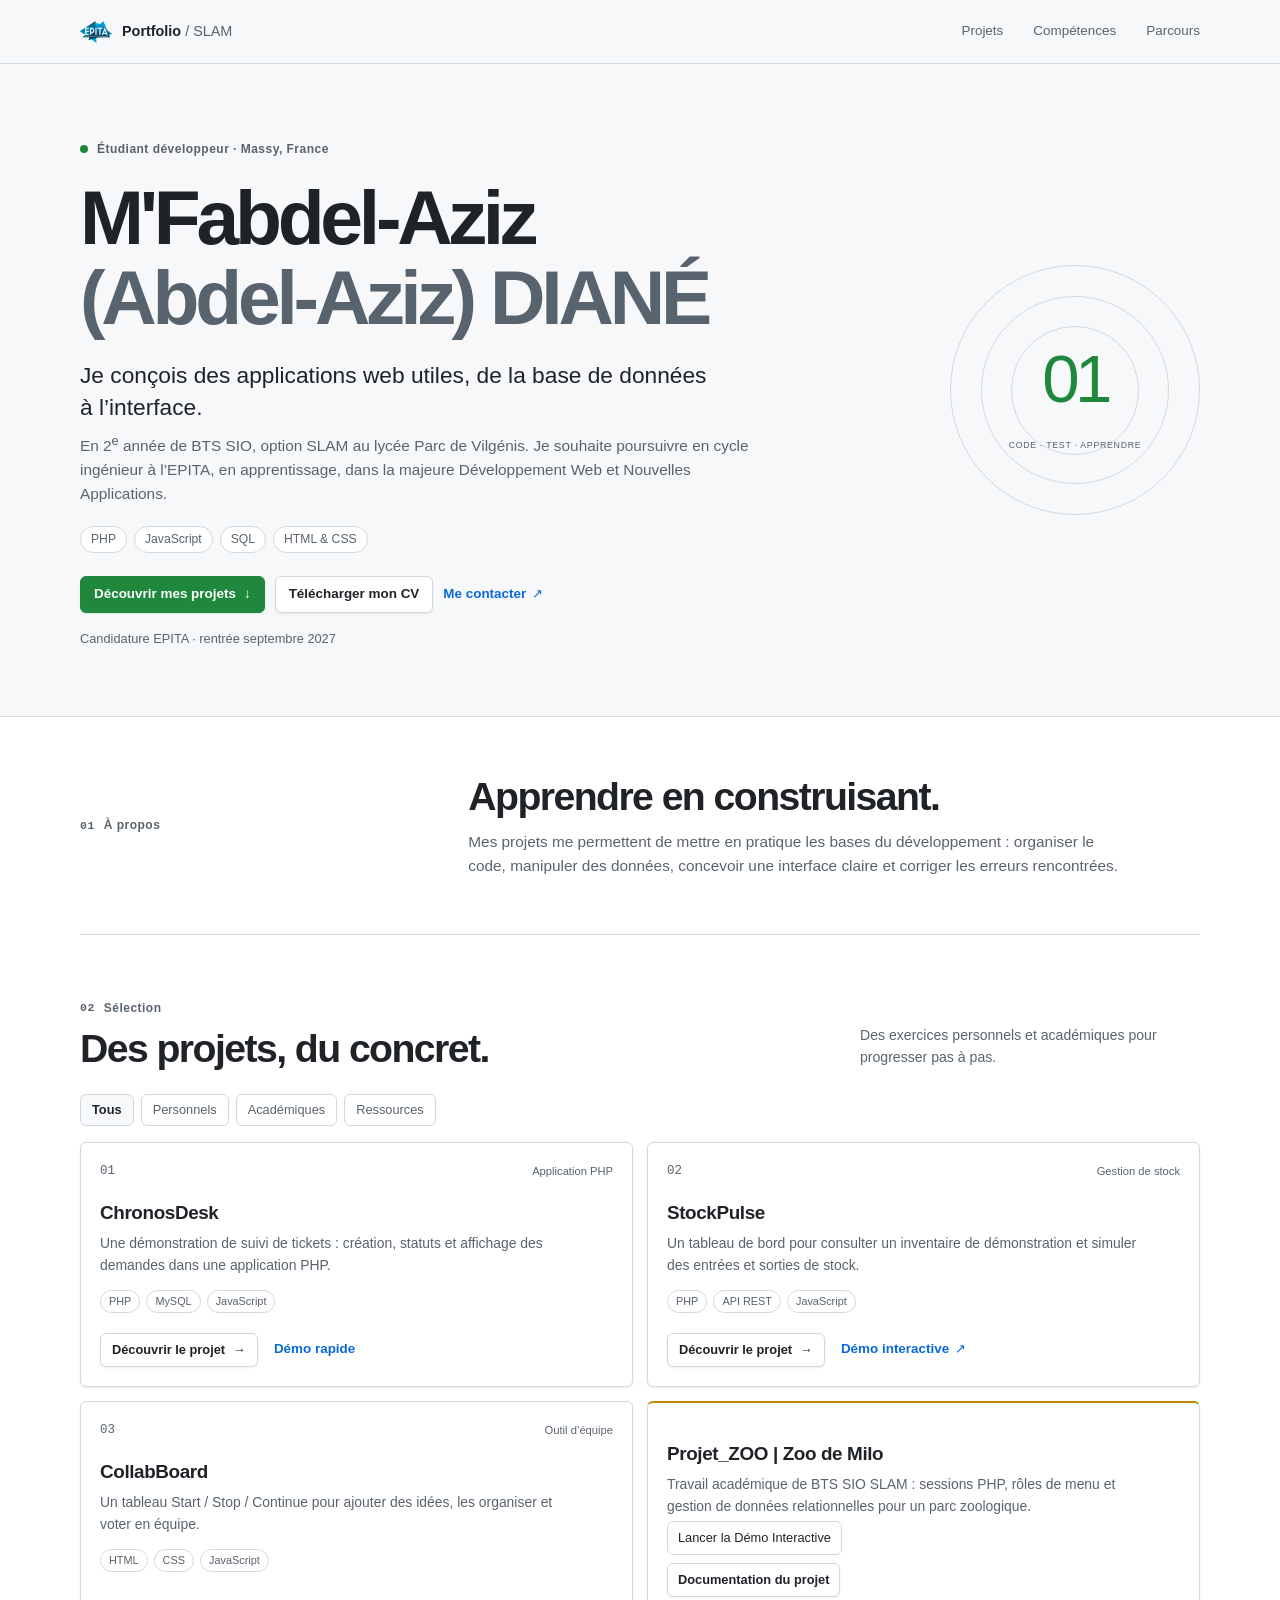
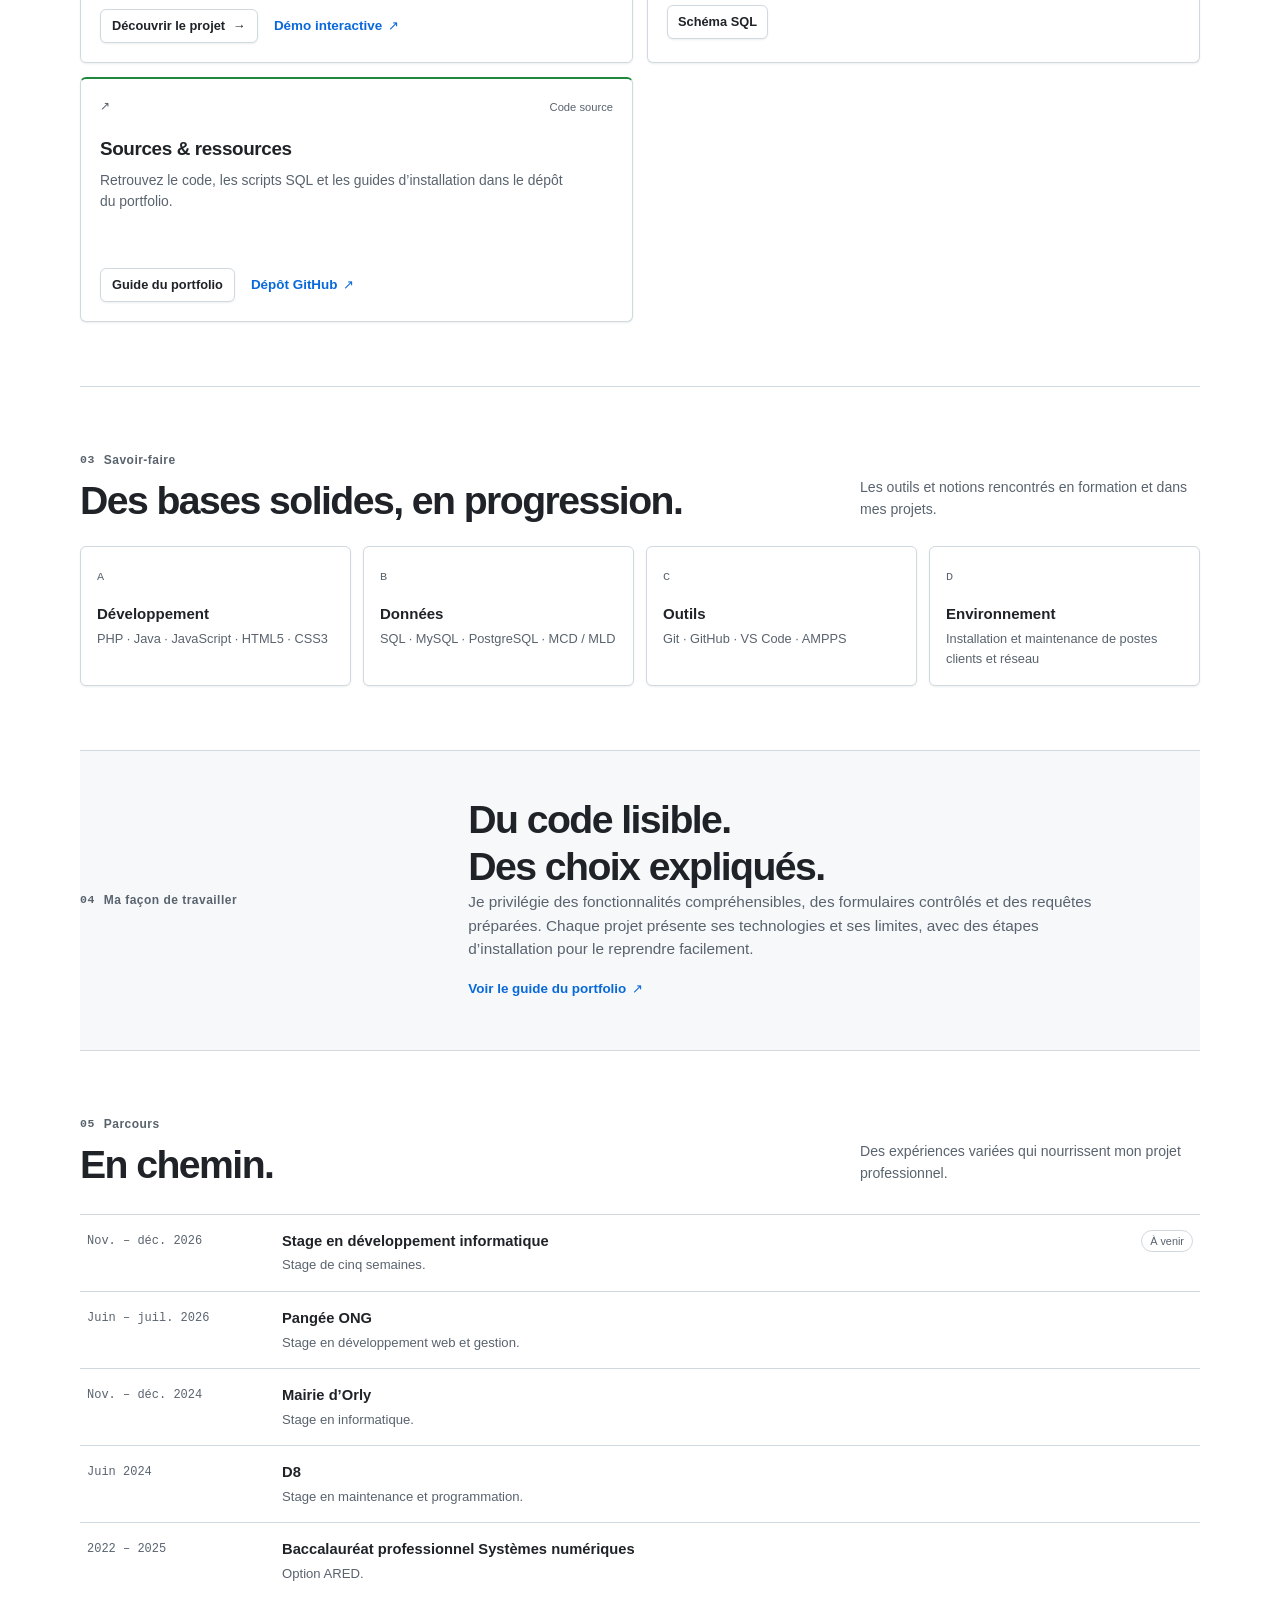
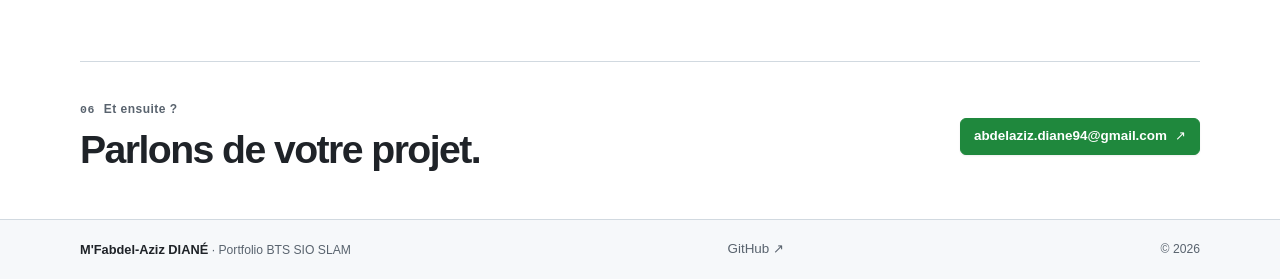
<file: index.html>
<!DOCTYPE html>
<html lang="fr">
<head>
    <meta charset="utf-8">
    <meta name="viewport" content="width=device-width, initial-scale=1">
    <meta name="theme-color" content="#08111f">
    <meta name="description" content="Portfolio de M'Fabdel-Aziz DIANÉ, étudiant en BTS SIO SLAM : projets web, compétences et parcours.">
    <title>M'Fabdel-Aziz DIANÉ — Portfolio développeur</title>
    <link rel="icon" href="./epita_logo.png">
    <link rel="stylesheet" href="assets/css/style.css">
    <script src="assets/js/main.js" defer></script>
</head>
<body>
    <a class="skip-link" href="#main-content">Aller au contenu</a>
    <nav class="site-nav" aria-label="Navigation principale">
        <a href="#home" class="brand"><img src="./epita_logo.png" alt=""><span>Portfolio<span class="brand-mark"> / SLAM</span></span></a>
        <div class="nav-links">
            <a href="#projects">Projets</a>
            <a href="#skills">Compétences</a>
            <a href="#journey">Parcours</a>
        </div>
    </nav>

    <header class="hero" id="home">
        <div class="hero-inner">
            <p class="eyebrow"><span class="status-dot" aria-hidden="true"></span> Étudiant développeur · Massy, France</p>
            <h1>M'Fabdel-Aziz<br><span>(Abdel-Aziz) DIANÉ</span></h1>
            <p class="hero-lead">Je conçois des applications web utiles, de la base de données à l’interface.</p>
            <p class="hero-detail">En 2<sup>e</sup> année de BTS SIO, option SLAM au lycée Parc de Vilgénis. Je souhaite poursuivre en cycle ingénieur à l’EPITA, en apprentissage, dans la majeure Développement Web et Nouvelles Applications.</p>
            <div class="hero-tags" aria-label="Technologies principales">
                <span>PHP</span><span>JavaScript</span><span>SQL</span><span>HTML &amp; CSS</span>
            </div>
            <div class="action-buttons">
                <a class="button button-primary" href="#projects">Découvrir mes projets <span aria-hidden="true">↓</span></a>
                <a class="button button-quiet" href="./CV%20M%27Fabdel-Aziz%20DIAN%C3%89%20-%20Candidature%20EPITA.pdf" download>Télécharger mon CV</a>
                <a class="text-link" href="mailto:abdelaziz.diane94@gmail.com">Me contacter <span aria-hidden="true">↗</span></a>
            </div>
            <p class="hero-location">Candidature EPITA · rentrée septembre 2027</p>
        </div>
        <div class="hero-orbit" aria-hidden="true"><span>01</span><span>CODE · TEST · APPRENDRE</span></div>
    </header>

    <main id="main-content">
        <section class="intro section-shell" aria-labelledby="intro-title">
            <div class="section-kicker"><span>01</span> À propos</div>
            <div>
                <h2 id="intro-title">Apprendre en construisant.</h2>
                <p>Mes projets me permettent de mettre en pratique les bases du développement : organiser le code, manipuler des données, concevoir une interface claire et corriger les erreurs rencontrées.</p>
            </div>
        </section>

        <section class="projects section-shell" id="projects" aria-labelledby="projects-title">
            <div class="section-heading">
                <div>
                    <div class="section-kicker"><span>02</span> Sélection</div>
                    <h2 id="projects-title">Des projets, du concret.</h2>
                </div>
                <p>Des exercices personnels et académiques pour progresser pas à pas.</p>
            </div>
            <div class="project-filters" role="group" aria-label="Filtrer les réalisations">
                <button type="button" class="filter-button is-active" data-filter="all" aria-pressed="true">Tous</button>
                <button type="button" class="filter-button" data-filter="perso" aria-pressed="false">Personnels</button>
                <button type="button" class="filter-button" data-filter="academique" aria-pressed="false">Académiques</button>
                <button type="button" class="filter-button" data-filter="outils" aria-pressed="false">Ressources</button>
            </div>
            <div class="project-grid">
                <article class="project-card" data-category="perso">
                    <div class="project-topline"><span class="project-number">01</span><span class="project-type">Application PHP</span></div>
                    <h3>ChronosDesk</h3>
                    <p>Une démonstration de suivi de tickets : création, statuts et affichage des demandes dans une application PHP.</p>
                    <ul class="technology-list" aria-label="Technologies"><li>PHP</li><li>MySQL</li><li>JavaScript</li></ul>
                    <div class="project-links">
                        <a class="button button-small" href="projects/chronos-desk/presentation.html">Découvrir le projet <span aria-hidden="true">→</span></a>
                        <button type="button" class="text-link demo-link" data-demo="chronos-desk">Démo rapide</button>
                    </div>
                </article>
                <article class="project-card" data-category="perso">
                    <div class="project-topline"><span class="project-number">02</span><span class="project-type">Gestion de stock</span></div>
                    <h3>StockPulse</h3>
                    <p>Un tableau de bord pour consulter un inventaire de démonstration et simuler des entrées et sorties de stock.</p>
                    <ul class="technology-list" aria-label="Technologies"><li>PHP</li><li>API REST</li><li>JavaScript</li></ul>
                    <div class="project-links">
                        <a class="button button-small" href="projects/stock-pulse/presentation.html">Découvrir le projet <span aria-hidden="true">→</span></a>
                        <a class="text-link" href="projects/stock-pulse/client/index.html">Démo interactive <span aria-hidden="true">↗</span></a>
                    </div>
                </article>
                <article class="project-card" data-category="perso">
                    <div class="project-topline"><span class="project-number">03</span><span class="project-type">Outil d’équipe</span></div>
                    <h3>CollabBoard</h3>
                    <p>Un tableau Start / Stop / Continue pour ajouter des idées, les organiser et voter en équipe.</p>
                    <ul class="technology-list" aria-label="Technologies"><li>HTML</li><li>CSS</li><li>JavaScript</li></ul>
                    <div class="project-links">
                        <a class="button button-small" href="projects/collab-board/presentation.html">Découvrir le projet <span aria-hidden="true">→</span></a>
                        <a class="text-link" href="projects/collab-board/public/index.html">Démo interactive <span aria-hidden="true">↗</span></a>
                    </div>
                </article>
                <div class="project-card academic-project" data-category="academique">
                    <h3>Projet_ZOO | Zoo de Milo</h3>
                    <p>Travail académique de BTS SIO SLAM : sessions PHP, rôles de menu et gestion de données relationnelles pour un parc zoologique.</p>
                    <button type="button" data-demo="zoo">Lancer la Démo Interactive</button>
                    <a class="button" href="Projet_ZOO/README.md">Documentation du projet</a>
                    <a class="button" href="Projet_ZOO/gestionzoo.sql">Schéma SQL</a>
                </div>
                <article class="project-card resource-project" data-category="outils">
                    <div class="project-topline"><span class="project-number">↗</span><span class="project-type">Code source</span></div>
                    <h3>Sources &amp; ressources</h3>
                    <p>Retrouvez le code, les scripts SQL et les guides d’installation dans le dépôt du portfolio.</p>
                    <div class="project-links">
                        <a class="button button-small" href="README.md">Guide du portfolio</a>
                        <a class="text-link" href="https://github.com/abdelazizdiane94-hash/EPITA" target="_blank" rel="noopener noreferrer">Dépôt GitHub <span aria-hidden="true">↗</span></a>
                    </div>
                </article>
            </div>
        </section>

        <section class="skills section-shell" id="skills" aria-labelledby="skills-title">
            <div class="section-heading">
                <div>
                    <div class="section-kicker"><span>03</span> Savoir-faire</div>
                    <h2 id="skills-title">Des bases solides, en progression.</h2>
                </div>
                <p>Les outils et notions rencontrés en formation et dans mes projets.</p>
            </div>
            <div class="skill-grid">
                <article class="skill-card"><span class="skill-index">A</span><h3>Développement</h3><p>PHP · Java · JavaScript · HTML5 · CSS3</p></article>
                <article class="skill-card"><span class="skill-index">B</span><h3>Données</h3><p>SQL · MySQL · PostgreSQL · MCD / MLD</p></article>
                <article class="skill-card"><span class="skill-index">C</span><h3>Outils</h3><p>Git · GitHub · VS Code · AMPPS</p></article>
                <article class="skill-card"><span class="skill-index">D</span><h3>Environnement</h3><p>Installation et maintenance de postes clients et réseau</p></article>
            </div>
        </section>

        <section class="quality section-shell" aria-labelledby="quality-title">
            <div class="section-kicker"><span>04</span> Ma façon de travailler</div>
            <div class="quality-content">
                <h2 id="quality-title">Du code lisible.<br>Des choix expliqués.</h2>
                <p>Je privilégie des fonctionnalités compréhensibles, des formulaires contrôlés et des requêtes préparées. Chaque projet présente ses technologies et ses limites, avec des étapes d’installation pour le reprendre facilement.</p>
                <a class="text-link" href="README.md">Voir le guide du portfolio <span aria-hidden="true">↗</span></a>
            </div>
        </section>

        <section class="journey section-shell" id="journey" aria-labelledby="journey-title">
            <div class="section-heading">
                <div><div class="section-kicker"><span>05</span> Parcours</div><h2 id="journey-title">En chemin.</h2></div>
                <p>Des expériences variées qui nourrissent mon projet professionnel.</p>
            </div>
            <ol class="timeline">
                <li><span class="timeline-date">Nov. – déc. 2026</span><div><h3>Stage en développement informatique</h3><p>Stage de cinq semaines.</p></div><span class="timeline-status">À venir</span></li>
                <li><span class="timeline-date">Juin – juil. 2026</span><div><h3>Pangée ONG</h3><p>Stage en développement web et gestion.</p></div></li>
                <li><span class="timeline-date">Nov. – déc. 2024</span><div><h3>Mairie d’Orly</h3><p>Stage en informatique.</p></div></li>
                <li><span class="timeline-date">Juin 2024</span><div><h3>D8</h3><p>Stage en maintenance et programmation.</p></div></li>
                <li><span class="timeline-date">2022 – 2025</span><div><h3>Baccalauréat professionnel Systèmes numériques</h3><p>Option ARED.</p></div></li>
            </ol>
        </section>

        <section class="contact section-shell" aria-labelledby="contact-title">
            <div>
                <div class="section-kicker"><span>06</span> Et ensuite ?</div>
                <h2 id="contact-title">Parlons de votre projet.</h2>
            </div>
            <a class="button button-primary" href="mailto:abdelaziz.diane94@gmail.com">abdelaziz.diane94@gmail.com <span aria-hidden="true">↗</span></a>
        </section>
    </main>

    <footer class="site-footer">
        <a href="#home" class="footer-brand">M'Fabdel-Aziz DIANÉ <span>· Portfolio BTS SIO SLAM</span></a>
        <a href="https://github.com/abdelazizdiane94-hash" target="_blank" rel="noopener noreferrer">GitHub <span aria-hidden="true">↗</span></a>
        <p>&copy; <span id="current-year">2026</span></p>
    </footer>
</body>
</html>
</file>
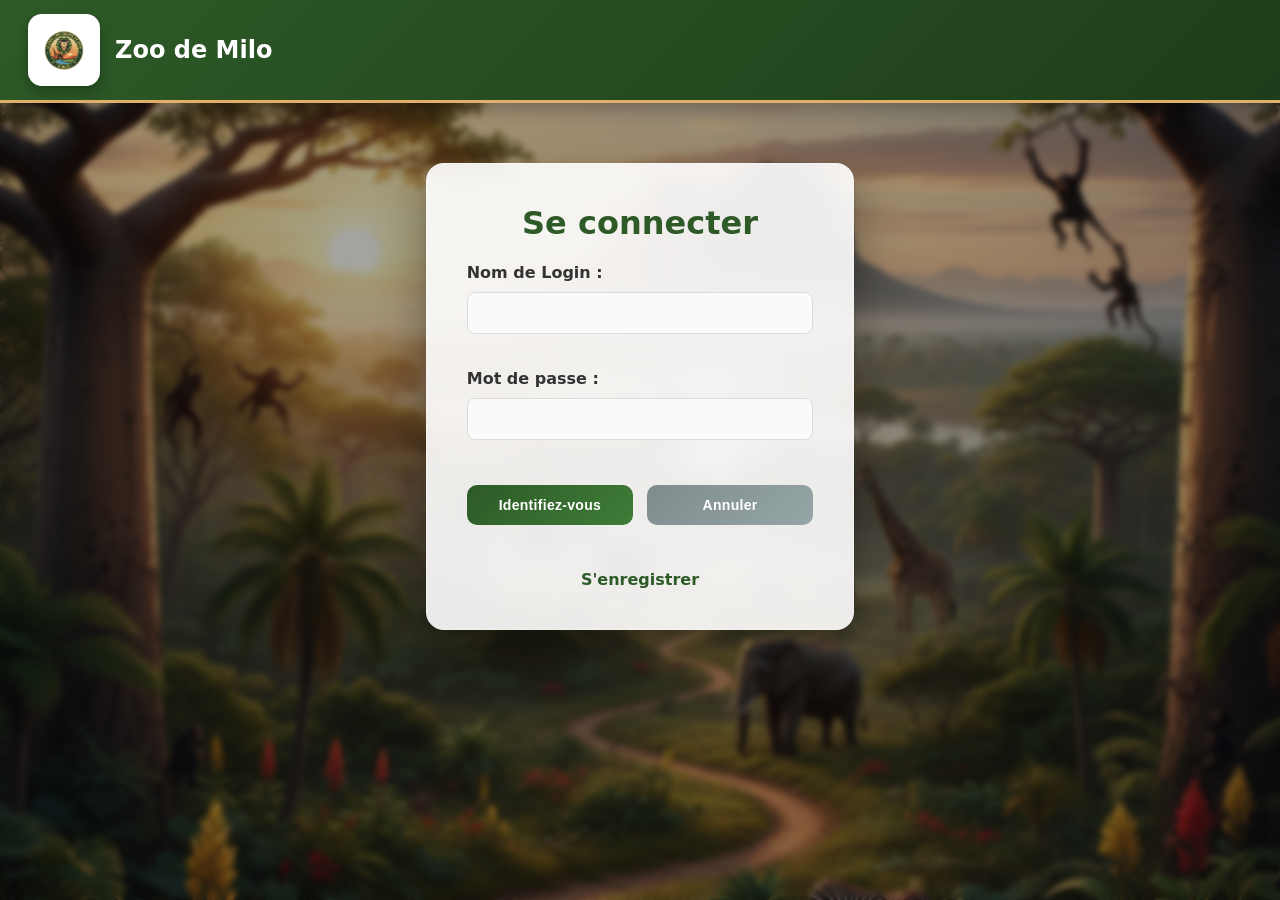
<file: Projet_ZOO/index.html>
<!DOCTYPE html>
<html lang="fr">
<head>
    <meta charset="UTF-8">
    <meta http-equiv="X-UA-Compatible" content="IE=edge">
    <meta name="viewport" content="width=device-width, initial-scale=1.0">
    <title>Connexion</title>
    
    <style>
        :root{
            --vert-milo:#2d5a27;
            --vert-milo-clair:#3f7d38;
            --ocre-sable:#e0b06b;
            --ocre-sable-clair:#f2c98a;
            --blanc-casse:#fdfaf6;
        }

        body{
            font-family:'Segoe UI',system-ui,sans-serif;
            background-image:url('image_zoo_de_milo.png');
            background-size:cover;
            background-position:center;
            background-attachment:fixed;
            margin:0;
            min-height:100vh;
            display:flex;
            flex-direction:column;
        }

        body::before{
            content:"";
            position:fixed;
            inset:0;
            background:rgba(0,0,0,0.35);
            backdrop-filter:blur(3px);
            z-index:-1;
        }

        header{
            background:linear-gradient(135deg,var(--vert-milo),#1e3d1a);
            padding:14px 28px;
            display:flex;
            align-items:center;
            gap:15px;
            border-bottom:3px solid var(--ocre-sable);
            box-shadow:0 6px 18px rgba(0,0,0,0.25);
        }

        .logo-header{
            width:60px;
            height:60px;
            border-radius:14px;
            background:white;
            padding:6px;
            box-shadow:0 6px 12px rgba(0,0,0,0.25);
            /* Ajout pour centrer parfaitement l'image si elle est petite */
            display: flex;
            justify-content: center;
            align-items: center;
            overflow: hidden; 
        }

        /* --- NOUVEAU : Style pour que le logo s'adapte parfaitement --- */
        .logo-header img {
            width: 100%;
            height: 100%;
            object-fit: contain; /* Empêche l'image de s'écraser, elle gardera ses proportions */
        }

        .container{
            max-width:520px;
            margin:60px auto;
            padding:40px;

            background:rgba(255,255,255,0.9);
            backdrop-filter:blur(10px);

            border-radius:18px;

            box-shadow:
                0 20px 50px rgba(0,0,0,0.35),
                0 5px 10px rgba(0,0,0,0.1);

            border:1px solid rgba(255,255,255,0.3);

            animation:fadeIn .6s ease;
        }

        @keyframes fadeIn{
            from{
                opacity:0;
                transform:translateY(20px);
            }
            to{
                opacity:1;
                transform:translateY(0);
            }
        }

        input,select{
            width:100%;
            padding:12px 14px;
            margin:10px 0 20px 0;

            border-radius:8px;
            border:1px solid #dcdcdc;

            background:#fafafa;

            font-size:14px;

            transition:
                border .25s,
                box-shadow .25s,
                background .25s;

            box-sizing:border-box;
        }

        input:focus,
        select:focus{
            outline:none;
            border-color:var(--vert-milo);
            background:white;

            box-shadow:
                0 0 0 3px rgba(45,90,39,0.15);
        }

        .btn{
            background:linear-gradient(135deg,var(--vert-milo),var(--vert-milo-clair));
            color:white;

            padding:12px;
            border:none;
            border-radius:10px;

            cursor:pointer;
            width:48%;

            font-weight:600;
            letter-spacing:.3px;

            transition:
                transform .15s,
                box-shadow .15s,
                background .3s;
        }

        .btn:hover{
            background:linear-gradient(135deg,var(--vert-milo-clair),var(--vert-milo));
            transform:translateY(-2px);

            box-shadow:0 8px 20px rgba(0,0,0,0.25);
        }

        .btn:active{
            transform:translateY(1px);
            box-shadow:0 3px 10px rgba(0,0,0,0.2);
        }

        h1,h2{
            margin-top:0;
            color:var(--vert-milo);
            text-align: center;
        }

        @media (max-width:600px){
            .container{
                margin:30px 20px;
                padding:30px;
            }

            .btn{
                width:100%;
                margin-top:8px;
            }
        }
        
        .form-group {
            margin-bottom: 15px;
            font-weight: bold;
            color: #333;
        }
        .button-group {
            display: flex;
            justify-content: space-between;
            flex-wrap: wrap;
            margin-top: 10px;
        }
        .link-container {
            text-align: center;
            margin-top: 25px;
        }
        .link-container a {
            color: var(--vert-milo);
            text-decoration: none;
            font-weight: bold;
        }
        .link-container a:hover {
            text-decoration: underline;
        }
    </style>
</head>
<body>
    
    <header>
        <div class="logo-header">
            <img src="zoo_de_milo.png" alt="Logo Zoo de Milo">
        </div>
        <h2 style="color: white; margin: 0;">Zoo de Milo</h2>
    </header>

    <div class="container">
        <form action="login.php" method="post">
            <h1>Se connecter</h1>
            
            <div class="form-group">
                <label for="login">Nom de Login :</label>
                <input type="text" id="login" name="login">
            </div>
            
            <div class="form-group">
                <label for="password">Mot de passe :</label>
                <input type="password" id="password" name="password">
            </div>
        
            <div class="button-group">
                <input type="submit" class="btn" value="Identifiez-vous">
                <input type="reset" class="btn" value="Annuler" style="background: linear-gradient(135deg, #7f8c8d, #95a5a6);">
            </div>
            
            <div class="link-container">
                <a href="enregistrer.html">S'enregistrer</a>
            </div>
            
        </form>
    </div>
    
</body>
</html>
</file>
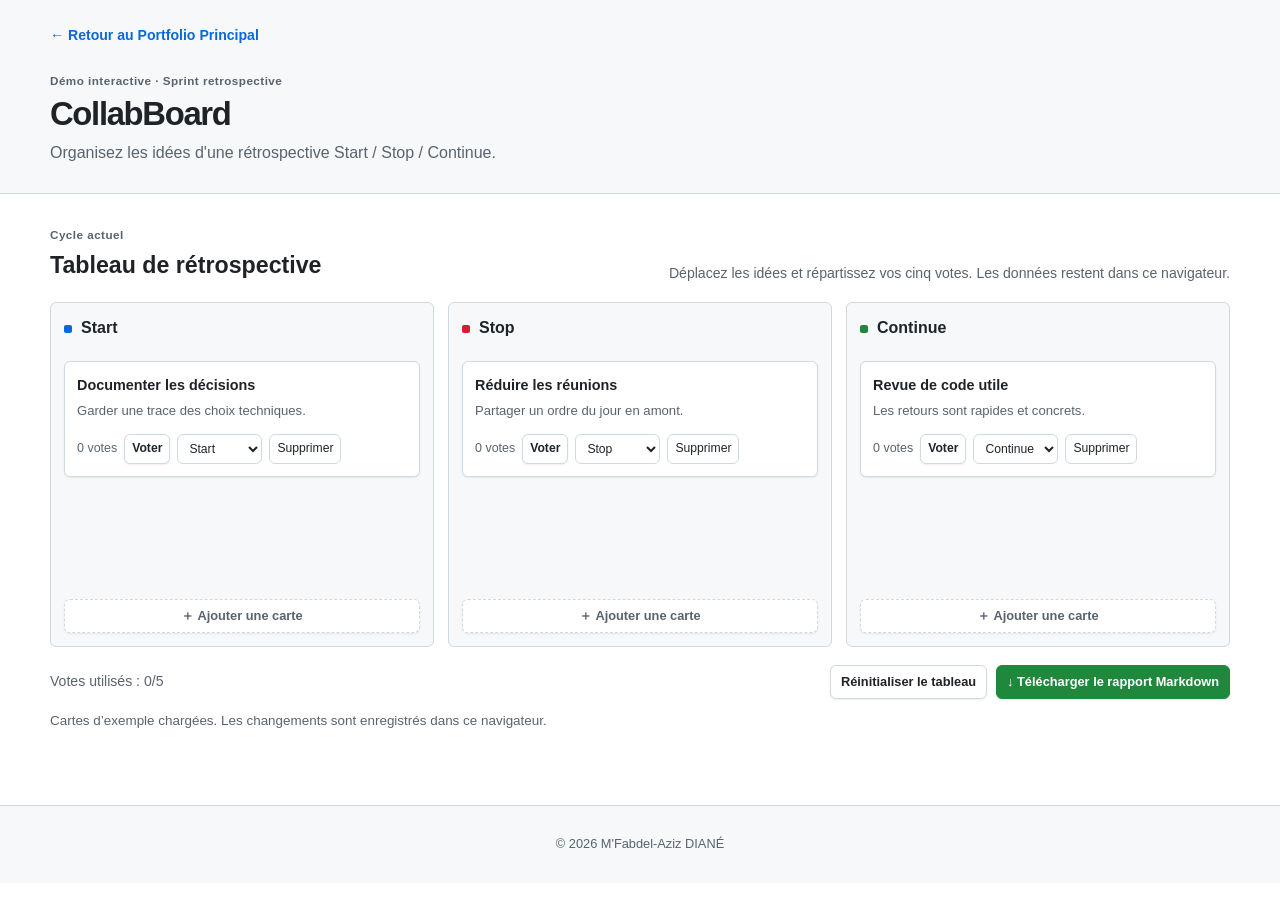
<file: projects/collab-board/public/index.html>
<!DOCTYPE html>
<html lang="fr">
<head>
    <meta charset="UTF-8">
    <meta name="viewport" content="width=device-width, initial-scale=1.0">
    <meta name="description" content="Démo locale d'un tableau de rétrospective Agile Start, Stop, Continue.">
    <title>CollabBoard — Rétrospective d’équipe</title>
    <link rel="stylesheet" href="board.css">
    <script src="board.js" defer></script>
</head>
<body>
    <header class="page-header">
        <div class="page-shell">
            <a class="back-link" href="../../../index.html">← Retour au Portfolio Principal</a>
            <p class="eyebrow">Démo interactive · Sprint retrospective</p>
            <h1>CollabBoard</h1>
            <p>Organisez les idées d'une rétrospective Start / Stop / Continue.</p>
        </div>
    </header>
    <main>
        <section id="board" class="page-shell">
            <div class="section-heading">
                <div><p class="eyebrow">Cycle actuel</p><h2>Tableau de rétrospective</h2></div>
                <p class="board-intro">Déplacez les idées et répartissez vos cinq votes. Les données restent dans ce navigateur.</p>
            </div>
            <div class="column" id="start-column" data-type="start">
                <h3><span class="column-mark start-mark"></span>Start</h3>
                <div class="card-container" data-type="start"></div>
                <button class="add-card" type="button" data-add-card="start" aria-expanded="false" aria-controls="add-form-start">＋ Ajouter une carte</button>
                <form class="add-card-form" id="add-form-start" data-card-form="start" hidden>
                    <label for="title-start">Idée</label><input id="title-start" name="title" maxlength="100" required>
                    <label for="description-start">Détail <span>(facultatif)</span></label><textarea id="description-start" name="description" maxlength="500" rows="3"></textarea>
                    <button class="button button-primary" type="submit">Ajouter l’idée</button>
                </form>
            </div>
            <div class="column" id="stop-column" data-type="stop">
                <h3><span class="column-mark stop-mark"></span>Stop</h3>
                <div class="card-container" data-type="stop"></div>
                <button class="add-card" type="button" data-add-card="stop" aria-expanded="false" aria-controls="add-form-stop">＋ Ajouter une carte</button>
                <form class="add-card-form" id="add-form-stop" data-card-form="stop" hidden>
                    <label for="title-stop">Idée</label><input id="title-stop" name="title" maxlength="100" required>
                    <label for="description-stop">Détail <span>(facultatif)</span></label><textarea id="description-stop" name="description" maxlength="500" rows="3"></textarea>
                    <button class="button button-primary" type="submit">Ajouter l’idée</button>
                </form>
            </div>
            <div class="column" id="continue-column" data-type="continue">
                <h3><span class="column-mark continue-mark"></span>Continue</h3>
                <div class="card-container" data-type="continue"></div>
                <button class="add-card" type="button" data-add-card="continue" aria-expanded="false" aria-controls="add-form-continue">＋ Ajouter une carte</button>
                <form class="add-card-form" id="add-form-continue" data-card-form="continue" hidden>
                    <label for="title-continue">Idée</label><input id="title-continue" name="title" maxlength="100" required>
                    <label for="description-continue">Détail <span>(facultatif)</span></label><textarea id="description-continue" name="description" maxlength="500" rows="3"></textarea>
                    <button class="button button-primary" type="submit">Ajouter l’idée</button>
                </form>
            </div>
        </section>
        <div class="page-shell board-actions">
            <p id="vote-status" class="status-line" role="status" aria-live="polite">Votes utilisés : 0/5</p>
            <div class="action-group">
                <button id="reset-board" class="button button-secondary" type="button">Réinitialiser le tableau</button>
                <button id="export-button" class="button button-primary" type="button">↓ Télécharger le rapport Markdown</button>
            </div>
        </div>
        <p id="board-status" class="page-shell storage-status" role="status" aria-live="polite"></p>
    </main>
    <footer class="site-footer">
        <p>&copy; <span id="current-year">2026</span> M'Fabdel-Aziz DIANÉ</p>
    </footer>
</body>
</html>
</file>
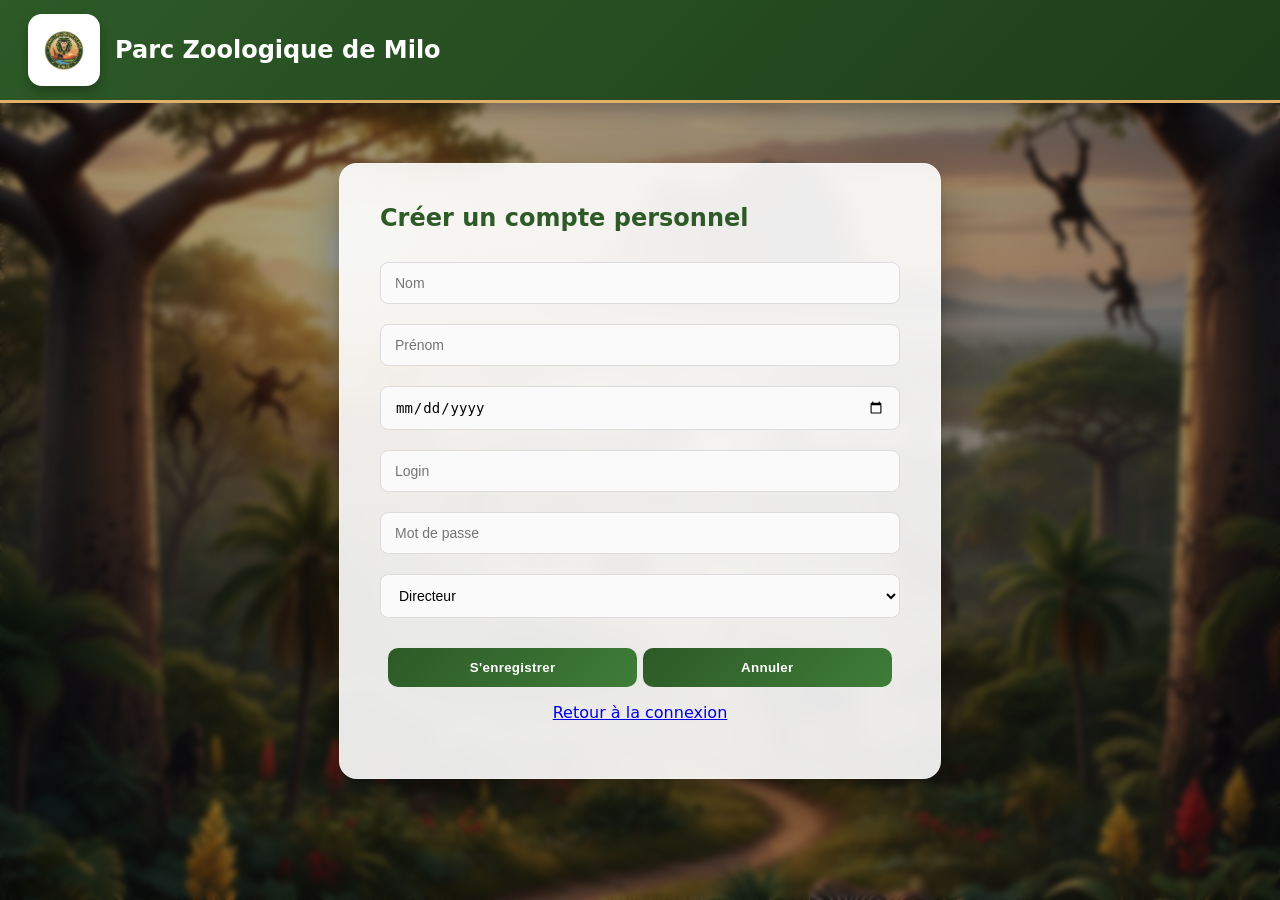
<file: Projet_ZOO/enregistrer.html>
<!DOCTYPE html>
<html lang="en">
<head>
    <meta charset="UTF-8">
    <title>Inscription - Parc Zoologique de Milo</title>
<style>

:root{
    --vert-milo:#2d5a27;
    --vert-milo-clair:#3f7d38;
    --ocre-sable:#e0b06b;
    --ocre-sable-clair:#f2c98a;
    --blanc-casse:#fdfaf6;
}


body{
    font-family:'Segoe UI',system-ui,sans-serif;
    background-image:url('image_zoo_de_milo.png');
    background-size:cover;
    background-position:center;
    background-attachment:fixed;
    margin:0;
    min-height:100vh;
    display:flex;
    flex-direction:column;
}


body::before{
    content:"";
    position:fixed;
    inset:0;
    background:rgba(0,0,0,0.35);
    backdrop-filter:blur(3px);
    z-index:-1;
}


header{
    background:linear-gradient(135deg,var(--vert-milo),#1e3d1a);
    padding:14px 28px;
    display:flex;
    align-items:center;
    gap:15px;
    border-bottom:3px solid var(--ocre-sable);
    box-shadow:0 6px 18px rgba(0,0,0,0.25);
}

.logo-header{
    width:60px;
    height:60px;
    border-radius:14px;
    background:white;
    padding:6px;
    box-shadow:0 6px 12px rgba(0,0,0,0.25);
}

.container{
    max-width:520px;
    margin:60px auto;
    padding:40px;

    background:rgba(255,255,255,0.9);
    backdrop-filter:blur(10px);

    border-radius:18px;

    box-shadow:
        0 20px 50px rgba(0,0,0,0.35),
        0 5px 10px rgba(0,0,0,0.1);

    border:1px solid rgba(255,255,255,0.3);

    animation:fadeIn .6s ease;
}

@keyframes fadeIn{
    from{
        opacity:0;
        transform:translateY(20px);
    }
    to{
        opacity:1;
        transform:translateY(0);
    }
}

input,select{
    width:100%;
    padding:12px 14px;
    margin:10px 0;

    border-radius:8px;
    border:1px solid #dcdcdc;

    background:#fafafa;

    font-size:14px;

    transition:
        border .25s,
        box-shadow .25s,
        background .25s;

    box-sizing:border-box;
}

input:focus,
select:focus{
    outline:none;
    border-color:var(--vert-milo);
    background:white;

    box-shadow:
        0 0 0 3px rgba(45,90,39,0.15);
}

.btn{
    background:linear-gradient(135deg,var(--vert-milo),var(--vert-milo-clair));
    color:white;

    padding:12px;
    border:none;
    border-radius:10px;

    cursor:pointer;
    width:48%;

    font-weight:600;
    letter-spacing:.3px;

    transition:
        transform .15s,
        box-shadow .15s,
        background .3s;
}

.btn:hover{
    background:linear-gradient(135deg,var(--vert-milo-clair),var(--vert-milo));
    transform:translateY(-2px);

    box-shadow:0 8px 20px rgba(0,0,0,0.25);
}

.btn:active{
    transform:translateY(1px);
    box-shadow:0 3px 10px rgba(0,0,0,0.2);
}

h1,h2{
    margin-top:0;
    color:var(--vert-milo);
}

@media (max-width:600px){

.container{
    margin:30px 20px;
    padding:30px;
}

.btn{
    width:100%;
    margin-top:8px;
}

}

</style>
</head>
<body>
    <header>
        <img src="zoo_de_milo.png" alt="Logo" class="logo-header">
        <h2 style="color: white; margin: 0;">Parc Zoologique de Milo</h2>
    </header>

    <div class="container">
        <h2>Créer un compte personnel</h2>
        <form action="enregistrer.php" method="post">
            <input type="text" name="nom" placeholder="Nom" required>
            <input type="text" name="prenom" placeholder="Prénom" required>
            <input type="date" name="date_naissance" required>
            <input type="text" name="login" placeholder="Login" required>
            <input type="password" name="mdp" placeholder="Mot de passe" required>
            <select name="fonction">
                <option value="Directeur">Directeur</option>
                <option value="Employé">Employé</option>
            </select>
            <div style="text-align: center; margin-top: 20px;">
                <button type="submit" class="btn">S'enregistrer</button>
                <button type="reset" class="btn" style="background-color: #a0522d;">Annuler</button>
            </div>
            <p style="text-align: center;"><a href="index.php">Retour à la connexion</a></p>
        </form>
    </div>
</body>
</html>
</file>
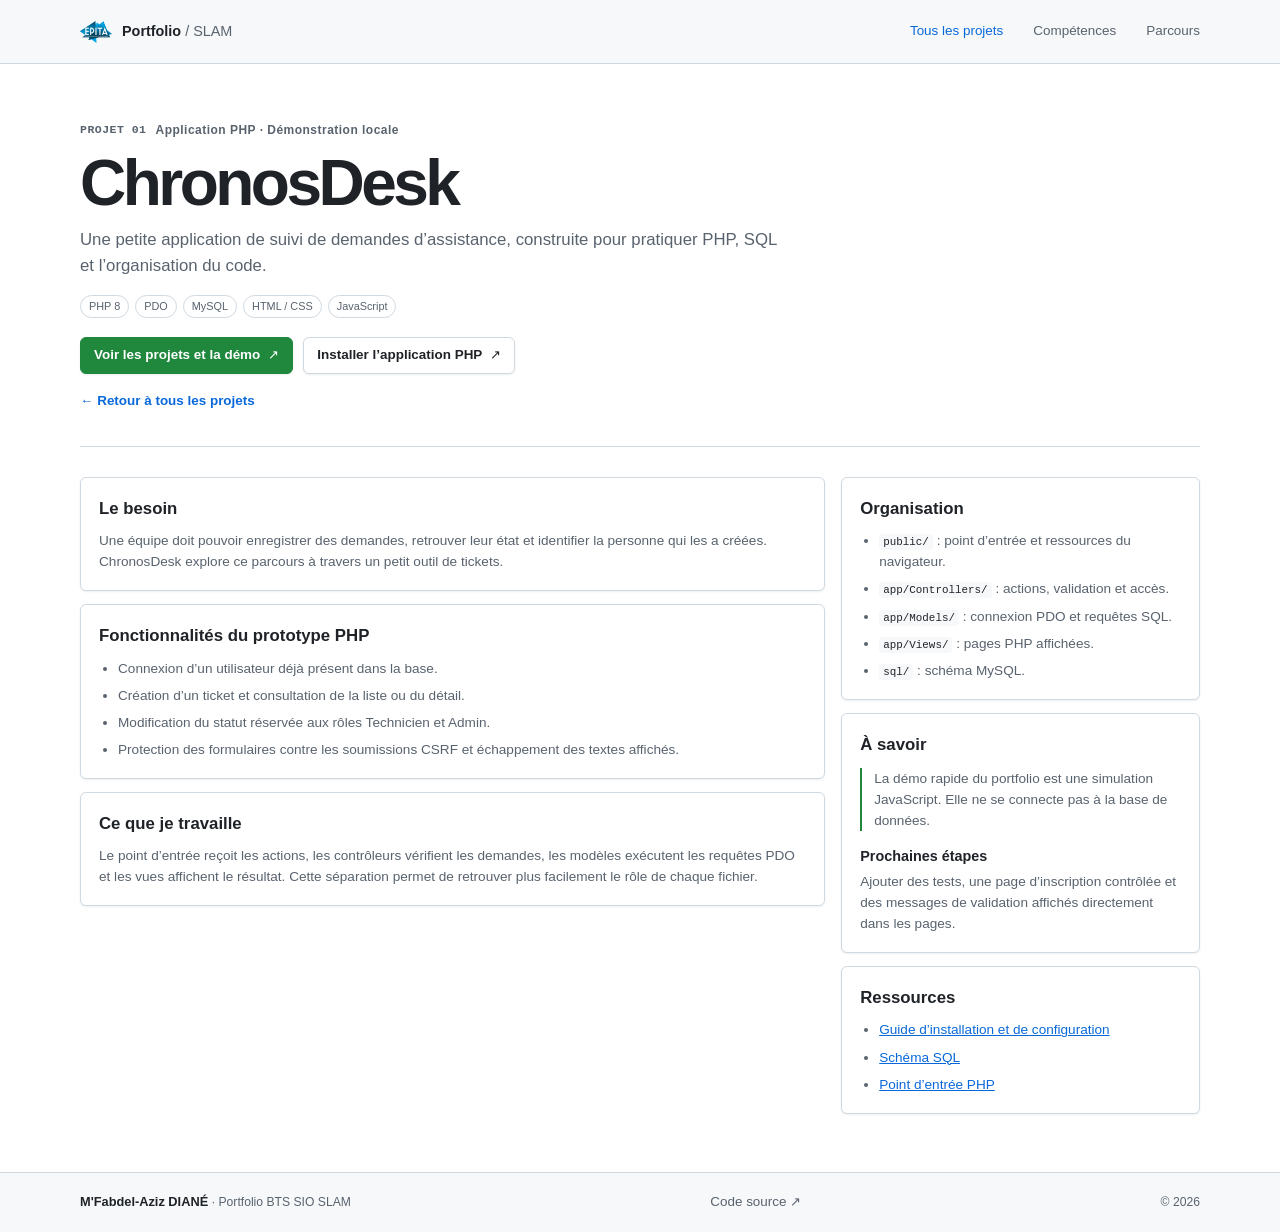
<file: projects/chronos-desk/presentation.html>
<!DOCTYPE html>
<html lang="fr">
<head>
    <meta charset="utf-8">
    <meta name="viewport" content="width=device-width, initial-scale=1">
    <meta name="description" content="Présentation de ChronosDesk, projet PHP de suivi de tickets réalisé pour progresser en BTS SIO SLAM.">
    <title>ChronosDesk — Présentation du projet</title>
    <link rel="icon" href="../../epita_logo.png">
    <link rel="stylesheet" href="../../assets/css/style.css">
</head>
<body>
    <a class="skip-link" href="#project-content">Aller au contenu</a>
    <nav class="site-nav" aria-label="Navigation principale">
        <a href="../../index.html" class="brand"><img src="../../epita_logo.png" alt=""><span>Portfolio<span class="brand-mark"> / SLAM</span></span></a>
        <div class="nav-links"><a class="nav-home" href="../../index.html#projects">Tous les projets</a><a href="../../index.html#skills">Compétences</a><a href="../../index.html#journey">Parcours</a></div>
    </nav>
    <header class="project-hero section-shell">
        <p class="section-kicker"><span>PROJET 01</span> Application PHP · Démonstration locale</p>
        <h1>ChronosDesk</h1>
        <p class="project-subtitle">Une petite application de suivi de demandes d’assistance, construite pour pratiquer PHP, SQL et l’organisation du code.</p>
        <ul class="technology-list" aria-label="Technologies"><li>PHP 8</li><li>PDO</li><li>MySQL</li><li>HTML / CSS</li><li>JavaScript</li></ul>
        <div class="action-buttons">
            <a class="button button-primary" href="../../index.html#projects">Voir les projets et la démo <span aria-hidden="true">↗</span></a>
            <a class="button button-quiet" href="README.md">Installer l’application PHP <span aria-hidden="true">↗</span></a>
        </div>
        <a class="project-back" href="../../index.html#projects">← Retour à tous les projets</a>
    </header>
    <main id="project-content" class="project-content section-shell">
        <div class="project-main">
            <section class="project-info-card">
                <h2>Le besoin</h2>
                <p>Une équipe doit pouvoir enregistrer des demandes, retrouver leur état et identifier la personne qui les a créées. ChronosDesk explore ce parcours à travers un petit outil de tickets.</p>
            </section>
            <section class="project-info-card">
                <h2>Fonctionnalités du prototype PHP</h2>
                <ul>
                    <li>Connexion d’un utilisateur déjà présent dans la base.</li>
                    <li>Création d’un ticket et consultation de la liste ou du détail.</li>
                    <li>Modification du statut réservée aux rôles Technicien et Admin.</li>
                    <li>Protection des formulaires contre les soumissions CSRF et échappement des textes affichés.</li>
                </ul>
            </section>
            <section class="project-info-card">
                <h2>Ce que je travaille</h2>
                <p>Le point d’entrée reçoit les actions, les contrôleurs vérifient les demandes, les modèles exécutent les requêtes PDO et les vues affichent le résultat. Cette séparation permet de retrouver plus facilement le rôle de chaque fichier.</p>
            </section>
        </div>
        <aside class="project-sidebar" aria-label="Informations complémentaires">
            <section class="project-info-card">
                <h2>Organisation</h2>
                <ul>
                    <li><code>public/</code> : point d’entrée et ressources du navigateur.</li>
                    <li><code>app/Controllers/</code> : actions, validation et accès.</li>
                    <li><code>app/Models/</code> : connexion PDO et requêtes SQL.</li>
                    <li><code>app/Views/</code> : pages PHP affichées.</li>
                    <li><code>sql/</code> : schéma MySQL.</li>
                </ul>
            </section>
            <section class="project-info-card">
                <h2>À savoir</h2>
                <p class="project-note">La démo rapide du portfolio est une simulation JavaScript. Elle ne se connecte pas à la base de données.</p>
                <h3>Prochaines étapes</h3>
                <p>Ajouter des tests, une page d’inscription contrôlée et des messages de validation affichés directement dans les pages.</p>
            </section>
            <section class="project-info-card">
                <h2>Ressources</h2>
                <ul>
                    <li><a href="README.md">Guide d’installation et de configuration</a></li>
                    <li><a href="sql/schema.sql">Schéma SQL</a></li>
                    <li><a href="public/">Point d’entrée PHP</a></li>
                </ul>
            </section>
        </aside>
    </main>
    <footer class="site-footer">
        <a class="footer-brand" href="../../index.html">M'Fabdel-Aziz DIANÉ <span>· Portfolio BTS SIO SLAM</span></a>
        <a href="https://github.com/abdelazizdiane94-hash/EPITA" target="_blank" rel="noopener noreferrer">Code source <span aria-hidden="true">↗</span></a>
        <p>&copy; 2026</p>
    </footer>
</body>
</html>
</file>
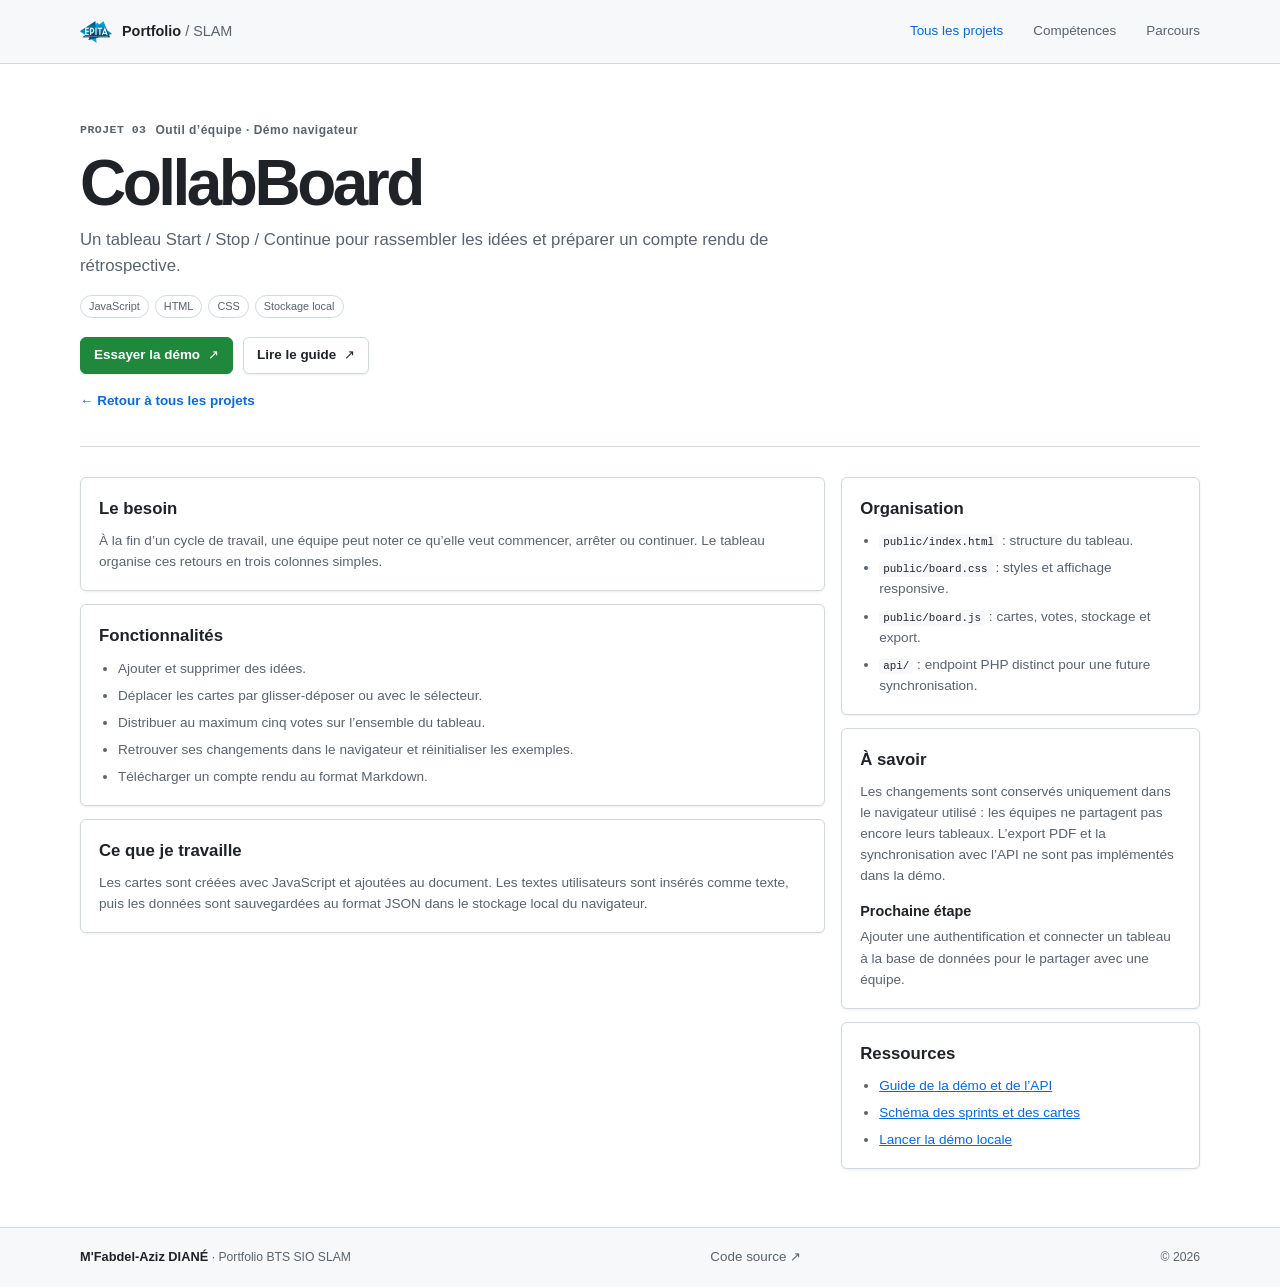
<file: projects/collab-board/presentation.html>
<!DOCTYPE html>
<html lang="fr">
<head>
    <meta charset="utf-8">
    <meta name="viewport" content="width=device-width, initial-scale=1">
    <meta name="description" content="Présentation de CollabBoard, tableau de rétrospective Start, Stop, Continue réalisé en JavaScript.">
    <title>CollabBoard — Présentation du projet</title>
    <link rel="icon" href="../../epita_logo.png">
    <link rel="stylesheet" href="../../assets/css/style.css">
</head>
<body>
    <a class="skip-link" href="#project-content">Aller au contenu</a>
    <nav class="site-nav" aria-label="Navigation principale">
        <a href="../../index.html" class="brand"><img src="../../epita_logo.png" alt=""><span>Portfolio<span class="brand-mark"> / SLAM</span></span></a>
        <div class="nav-links"><a class="nav-home" href="../../index.html#projects">Tous les projets</a><a href="../../index.html#skills">Compétences</a><a href="../../index.html#journey">Parcours</a></div>
    </nav>
    <header class="project-hero section-shell">
        <p class="section-kicker"><span>PROJET 03</span> Outil d’équipe · Démo navigateur</p>
        <h1>CollabBoard</h1>
        <p class="project-subtitle">Un tableau Start / Stop / Continue pour rassembler les idées et préparer un compte rendu de rétrospective.</p>
        <ul class="technology-list" aria-label="Technologies"><li>JavaScript</li><li>HTML</li><li>CSS</li><li>Stockage local</li></ul>
        <div class="action-buttons">
            <a class="button button-primary" href="public/index.html">Essayer la démo <span aria-hidden="true">↗</span></a>
            <a class="button button-quiet" href="README.md">Lire le guide <span aria-hidden="true">↗</span></a>
        </div>
        <a class="project-back" href="../../index.html#projects">← Retour à tous les projets</a>
    </header>
    <main id="project-content" class="project-content section-shell">
        <div class="project-main">
            <section class="project-info-card">
                <h2>Le besoin</h2>
                <p>À la fin d’un cycle de travail, une équipe peut noter ce qu’elle veut commencer, arrêter ou continuer. Le tableau organise ces retours en trois colonnes simples.</p>
            </section>
            <section class="project-info-card">
                <h2>Fonctionnalités</h2>
                <ul>
                    <li>Ajouter et supprimer des idées.</li>
                    <li>Déplacer les cartes par glisser-déposer ou avec le sélecteur.</li>
                    <li>Distribuer au maximum cinq votes sur l’ensemble du tableau.</li>
                    <li>Retrouver ses changements dans le navigateur et réinitialiser les exemples.</li>
                    <li>Télécharger un compte rendu au format Markdown.</li>
                </ul>
            </section>
            <section class="project-info-card">
                <h2>Ce que je travaille</h2>
                <p>Les cartes sont créées avec JavaScript et ajoutées au document. Les textes utilisateurs sont insérés comme texte, puis les données sont sauvegardées au format JSON dans le stockage local du navigateur.</p>
            </section>
        </div>
        <aside class="project-sidebar" aria-label="Informations complémentaires">
            <section class="project-info-card">
                <h2>Organisation</h2>
                <ul>
                    <li><code>public/index.html</code> : structure du tableau.</li>
                    <li><code>public/board.css</code> : styles et affichage responsive.</li>
                    <li><code>public/board.js</code> : cartes, votes, stockage et export.</li>
                    <li><code>api/</code> : endpoint PHP distinct pour une future synchronisation.</li>
                </ul>
            </section>
            <section class="project-info-card">
                <h2>À savoir</h2>
                <p>Les changements sont conservés uniquement dans le navigateur utilisé : les équipes ne partagent pas encore leurs tableaux. L’export PDF et la synchronisation avec l’API ne sont pas implémentés dans la démo.</p>
                <h3>Prochaine étape</h3>
                <p>Ajouter une authentification et connecter un tableau à la base de données pour le partager avec une équipe.</p>
            </section>
            <section class="project-info-card">
                <h2>Ressources</h2>
                <ul>
                    <li><a href="README.md">Guide de la démo et de l’API</a></li>
                    <li><a href="sql/schema.sql">Schéma des sprints et des cartes</a></li>
                    <li><a href="public/index.html">Lancer la démo locale</a></li>
                </ul>
            </section>
        </aside>
    </main>
    <footer class="site-footer">
        <a class="footer-brand" href="../../index.html">M'Fabdel-Aziz DIANÉ <span>· Portfolio BTS SIO SLAM</span></a>
        <a href="https://github.com/abdelazizdiane94-hash/EPITA" target="_blank" rel="noopener noreferrer">Code source <span aria-hidden="true">↗</span></a>
        <p>&copy; 2026</p>
    </footer>
</body>
</html>
</file>
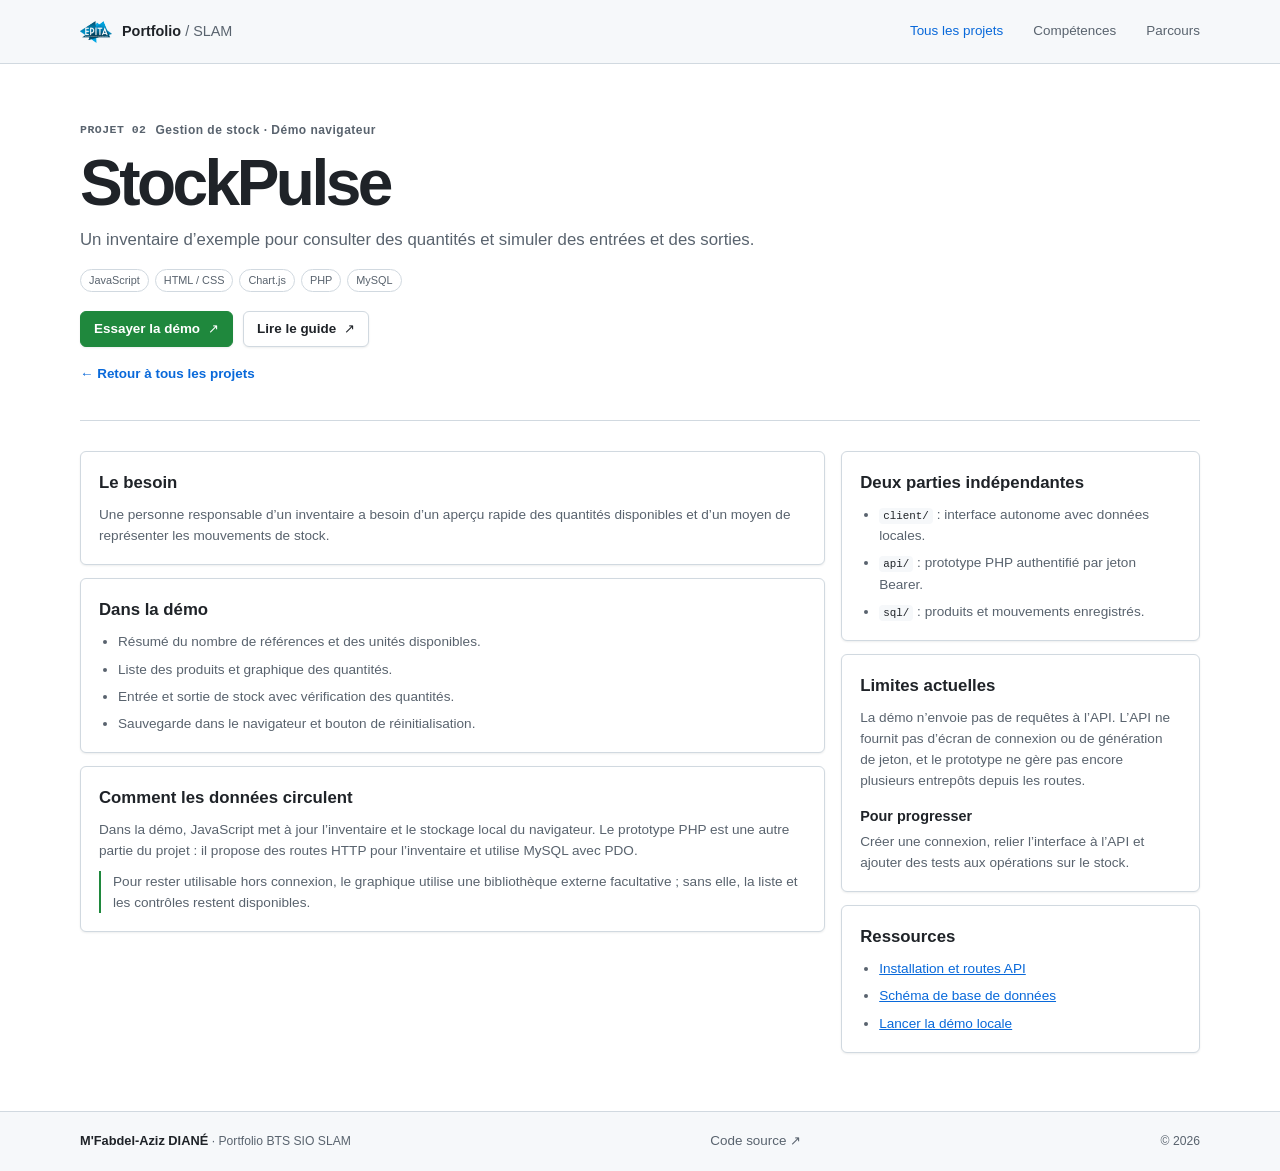
<file: projects/stock-pulse/presentation.html>
<!DOCTYPE html>
<html lang="fr">
<head>
    <meta charset="utf-8">
    <meta name="viewport" content="width=device-width, initial-scale=1">
    <meta name="description" content="Présentation de StockPulse, une démo d'inventaire en JavaScript et un prototype d'API PHP.">
    <title>StockPulse — Présentation du projet</title>
    <link rel="icon" href="../../epita_logo.png">
    <link rel="stylesheet" href="../../assets/css/style.css">
</head>
<body>
    <a class="skip-link" href="#project-content">Aller au contenu</a>
    <nav class="site-nav" aria-label="Navigation principale">
        <a href="../../index.html" class="brand"><img src="../../epita_logo.png" alt=""><span>Portfolio<span class="brand-mark"> / SLAM</span></span></a>
        <div class="nav-links"><a class="nav-home" href="../../index.html#projects">Tous les projets</a><a href="../../index.html#skills">Compétences</a><a href="../../index.html#journey">Parcours</a></div>
    </nav>
    <header class="project-hero section-shell">
        <p class="section-kicker"><span>PROJET 02</span> Gestion de stock · Démo navigateur</p>
        <h1>StockPulse</h1>
        <p class="project-subtitle">Un inventaire d’exemple pour consulter des quantités et simuler des entrées et des sorties.</p>
        <ul class="technology-list" aria-label="Technologies"><li>JavaScript</li><li>HTML / CSS</li><li>Chart.js</li><li>PHP</li><li>MySQL</li></ul>
        <div class="action-buttons">
            <a class="button button-primary" href="client/index.html">Essayer la démo <span aria-hidden="true">↗</span></a>
            <a class="button button-quiet" href="README.md">Lire le guide <span aria-hidden="true">↗</span></a>
        </div>
        <a class="project-back" href="../../index.html#projects">← Retour à tous les projets</a>
    </header>
    <main id="project-content" class="project-content section-shell">
        <div class="project-main">
            <section class="project-info-card">
                <h2>Le besoin</h2>
                <p>Une personne responsable d’un inventaire a besoin d’un aperçu rapide des quantités disponibles et d’un moyen de représenter les mouvements de stock.</p>
            </section>
            <section class="project-info-card">
                <h2>Dans la démo</h2>
                <ul>
                    <li>Résumé du nombre de références et des unités disponibles.</li>
                    <li>Liste des produits et graphique des quantités.</li>
                    <li>Entrée et sortie de stock avec vérification des quantités.</li>
                    <li>Sauvegarde dans le navigateur et bouton de réinitialisation.</li>
                </ul>
            </section>
            <section class="project-info-card">
                <h2>Comment les données circulent</h2>
                <p>Dans la démo, JavaScript met à jour l’inventaire et le stockage local du navigateur. Le prototype PHP est une autre partie du projet : il propose des routes HTTP pour l’inventaire et utilise MySQL avec PDO.</p>
                <p class="project-note">Pour rester utilisable hors connexion, le graphique utilise une bibliothèque externe facultative ; sans elle, la liste et les contrôles restent disponibles.</p>
            </section>
        </div>
        <aside class="project-sidebar" aria-label="Informations complémentaires">
            <section class="project-info-card">
                <h2>Deux parties indépendantes</h2>
                <ul>
                    <li><code>client/</code> : interface autonome avec données locales.</li>
                    <li><code>api/</code> : prototype PHP authentifié par jeton Bearer.</li>
                    <li><code>sql/</code> : produits et mouvements enregistrés.</li>
                </ul>
            </section>
            <section class="project-info-card">
                <h2>Limites actuelles</h2>
                <p>La démo n’envoie pas de requêtes à l’API. L’API ne fournit pas d’écran de connexion ou de génération de jeton, et le prototype ne gère pas encore plusieurs entrepôts depuis les routes.</p>
                <h3>Pour progresser</h3>
                <p>Créer une connexion, relier l’interface à l’API et ajouter des tests aux opérations sur le stock.</p>
            </section>
            <section class="project-info-card">
                <h2>Ressources</h2>
                <ul>
                    <li><a href="README.md">Installation et routes API</a></li>
                    <li><a href="sql/schema.sql">Schéma de base de données</a></li>
                    <li><a href="client/index.html">Lancer la démo locale</a></li>
                </ul>
            </section>
        </aside>
    </main>
    <footer class="site-footer">
        <a class="footer-brand" href="../../index.html">M'Fabdel-Aziz DIANÉ <span>· Portfolio BTS SIO SLAM</span></a>
        <a href="https://github.com/abdelazizdiane94-hash/EPITA" target="_blank" rel="noopener noreferrer">Code source <span aria-hidden="true">↗</span></a>
        <p>&copy; 2026</p>
    </footer>
</body>
</html>
</file>
<file: assets/css/style.css>
:root {
    color-scheme: light dark;
    --bg: #ffffff;
    --canvas: #f6f8fa;
    --surface: #ffffff;
    --surface-muted: #f6f8fa;
    --line: #d1d9e0;
    --text: #1f2328;
    --muted: #59636e;
    --accent: #1f883d;
    --accent-hover: #1a7f37;
    --link: #0969da;
    --link-hover: #0550ae;
    --focus: #0969da;
    --shadow: 0 1px 2px rgba(31, 35, 40, .08);
    --font-sans: -apple-system, BlinkMacSystemFont, "Segoe UI", "Noto Sans", Helvetica, Arial, sans-serif;
    font-family: var(--font-sans);
    font-synthesis: none;
    text-rendering: optimizeLegibility;
    scroll-behavior: smooth;
}

@media (prefers-color-scheme: dark) {
    :root {
        --bg: #0d1117;
        --canvas: #010409;
        --surface: #161b22;
        --surface-muted: #0d1117;
        --line: #30363d;
        --text: #e6edf3;
        --muted: #9198a1;
        --accent: #238636;
        --accent-hover: #2ea043;
        --link: #4493f8;
        --link-hover: #79c0ff;
        --focus: #4493f8;
        --shadow: 0 1px 2px rgba(1, 4, 9, .35);
    }
}

* { box-sizing: border-box; }
html { scroll-padding-top: 76px; }
body { min-width: 320px; margin: 0; background: var(--bg); color: var(--text); line-height: 1.55; }
a { color: var(--link); }
a:hover { color: var(--link-hover); }
button, input, select, textarea { font: inherit; }
button, a { -webkit-tap-highlight-color: transparent; }
:focus-visible { outline: 2px solid var(--focus); outline-offset: 3px; }
.skip-link { position: fixed; top: 10px; left: 10px; z-index: 100; transform: translateY(-150%); border: 1px solid var(--line); border-radius: 6px; padding: 8px 12px; background: var(--surface); color: var(--text); font-weight: 600; box-shadow: var(--shadow); }
.skip-link:focus { transform: translateY(0); }

.site-nav { position: sticky; top: 0; z-index: 20; display: flex; min-height: 64px; align-items: center; justify-content: space-between; gap: 20px; border-bottom: 1px solid var(--line); padding: 0 max(24px, calc((100vw - 1120px) / 2)); background: var(--canvas); }
.brand, .nav-links, .action-buttons, .project-links, .site-footer { display: flex; align-items: center; }
.brand { gap: 10px; color: var(--text); font-size: .9rem; font-weight: 650; text-decoration: none; }
.brand:hover { color: var(--text); }
.brand img { width: 32px; height: 32px; object-fit: contain; }
.brand-mark { color: var(--muted); font-weight: 400; }
.nav-links { gap: clamp(16px, 3vw, 30px); }
.nav-links a, .site-footer a { color: var(--muted); font-size: .84rem; text-decoration: none; }
.nav-links a:hover, .site-footer a:hover { color: var(--link); }

.hero { position: relative; overflow: hidden; border-bottom: 1px solid var(--line); padding: 76px max(24px, calc((100vw - 1120px) / 2)) 68px; background: var(--canvas); }
.hero-inner { position: relative; z-index: 1; max-width: 760px; }
.eyebrow, .section-kicker { color: var(--muted); font-size: .75rem; font-weight: 600; letter-spacing: .04em; }
.eyebrow { display: flex; align-items: center; gap: 9px; margin: 0 0 18px; }
.status-dot { width: 8px; height: 8px; border-radius: 50%; background: var(--accent); }
.hero h1 { margin: 0; font-size: clamp(2.6rem, 6.4vw, 4.8rem); font-weight: 650; letter-spacing: -.055em; line-height: 1.05; }
.hero h1 span { color: var(--muted); }
.hero-lead { max-width: 630px; margin: 22px 0 8px; font-size: clamp(1.15rem, 2vw, 1.42rem); line-height: 1.4; }
.hero-detail { max-width: 670px; margin: 8px 0 0; color: var(--muted); font-size: .96rem; }
.hero-tags, .technology-list { display: flex; flex-wrap: wrap; gap: 7px; padding: 0; list-style: none; }
.hero-tags { margin: 20px 0 23px; }
.hero-tags span, .technology-list li { border: 1px solid var(--line); border-radius: 20px; padding: 3px 10px; background: var(--surface); color: var(--muted); font-size: .76rem; }
.action-buttons { flex-wrap: wrap; gap: 10px; }
.button { display: inline-flex; min-height: 36px; align-items: center; justify-content: center; gap: 8px; border: 1px solid var(--line); border-radius: 6px; padding: 7px 13px; background: var(--surface); color: var(--text); font-size: .84rem; font-weight: 600; text-decoration: none; cursor: pointer; box-shadow: var(--shadow); }
.button:hover { border-color: #8c959f; color: var(--text); }
.button-primary { border-color: var(--accent); background: var(--accent); color: #fff; }
.button-primary:hover { border-color: var(--accent-hover); background: var(--accent-hover); color: #fff; }
.button-quiet { background: var(--surface); }
.button-small { min-height: 34px; padding: 6px 11px; font-size: .8rem; }
.text-link { display: inline-flex; align-items: center; gap: 6px; border: 0; padding: 5px 0; background: transparent; color: var(--link); font-size: .84rem; font-weight: 600; text-decoration: none; cursor: pointer; }
.text-link:hover { color: var(--link-hover); }
.hero-location { margin: 16px 0 0; color: var(--muted); font-size: .8rem; }
.hero-orbit { position: absolute; top: 50%; right: max(24px, calc((100vw - 1120px) / 2)); display: grid; width: clamp(160px, 20vw, 250px); aspect-ratio: 1; align-content: center; justify-items: center; gap: 8px; transform: translateY(-50%); border: 1px solid var(--line); border-radius: 50%; color: var(--muted); }
.hero-orbit::before, .hero-orbit::after { position: absolute; inset: 12%; border: 1px solid var(--line); border-radius: 50%; content: ""; }
.hero-orbit::after { inset: 24%; }
.hero-orbit span:first-child { z-index: 1; color: var(--accent); font-size: clamp(2.7rem, 6vw, 4.2rem); font-weight: 300; letter-spacing: -.07em; }
.hero-orbit span:last-child { z-index: 1; font-size: .55rem; letter-spacing: .08em; }

.section-shell { width: min(1120px, calc(100% - 48px)); margin-inline: auto; }
.intro { display: grid; grid-template-columns: .65fr 1.35fr; gap: 36px; border-bottom: 1px solid var(--line); padding-block: 56px; }
.section-kicker { display: flex; align-items: center; gap: 9px; }
.section-kicker span { color: var(--muted); font-family: ui-monospace, SFMono-Regular, Consolas, monospace; font-size: .72rem; }
.intro h2, .section-heading h2, .quality h2, .contact h2 { margin: 0; font-size: clamp(1.7rem, 3.6vw, 2.45rem); font-weight: 600; letter-spacing: -.04em; line-height: 1.2; }
.intro p, .section-heading > p, .quality-content > p { max-width: 650px; margin: 10px 0 0; color: var(--muted); font-size: .96rem; }
.projects, .skills, .journey { padding-block: 64px; }
.section-heading { display: flex; align-items: end; justify-content: space-between; gap: 25px; margin-bottom: 22px; }
.section-heading h2 { margin-top: 7px; }
.section-heading > p { max-width: 340px; margin: 0 0 3px; font-size: .88rem; }
.project-filters { display: flex; flex-wrap: wrap; gap: 7px; margin-bottom: 16px; }
.filter-button { min-height: 32px; border: 1px solid var(--line); border-radius: 6px; padding: 5px 11px; background: var(--surface); color: var(--muted); font-size: .8rem; cursor: pointer; }
.filter-button:hover { border-color: #8c959f; color: var(--text); }
.filter-button.is-active { border-color: var(--line); background: var(--surface-muted); color: var(--text); font-weight: 600; }
.project-grid { display: grid; grid-template-columns: repeat(2, minmax(0, 1fr)); gap: 14px; }
.project-card { display: flex; min-width: 0; min-height: 245px; flex-direction: column; align-items: flex-start; border: 1px solid var(--line); border-radius: 6px; padding: 19px; background: var(--surface); box-shadow: var(--shadow); }
.project-card:hover { border-color: #8c959f; }
.project-card.is-hidden { display: none; }
.project-topline { display: flex; width: 100%; align-items: center; justify-content: space-between; }
.project-number { color: var(--muted); font-family: ui-monospace, SFMono-Regular, Consolas, monospace; font-size: .78rem; }
.project-type { color: var(--muted); font-size: .7rem; }
.project-card h3 { margin: 17px 0 6px; font-size: 1.18rem; font-weight: 600; letter-spacing: -.02em; }
.project-card > p { max-width: 470px; margin: 0; color: var(--muted); font-size: .87rem; }
.technology-list { gap: 6px; margin: 14px 0; }
.technology-list li { padding: 2px 8px; font-size: .68rem; }
.project-links { flex-wrap: wrap; gap: 10px 16px; margin-top: auto; padding-top: 4px; }
.demo-link { box-shadow: none; }
.project-card[data-category="academique"], .academic-project { border-top: 2px solid #bf8700; }
.resource-project { border-top: 2px solid var(--accent); }
.skills { border-top: 1px solid var(--line); }
.skill-grid { display: grid; grid-template-columns: repeat(4, minmax(0, 1fr)); gap: 12px; }
.skill-card { min-height: 140px; border: 1px solid var(--line); border-radius: 6px; padding: 16px; background: var(--surface); box-shadow: var(--shadow); }
.skill-index { color: var(--muted); font-family: ui-monospace, SFMono-Regular, Consolas, monospace; font-size: .74rem; }
.skill-card h3 { margin: 14px 0 4px; font-size: .94rem; font-weight: 600; }
.skill-card p { margin: 0; color: var(--muted); font-size: .8rem; }
.quality { display: grid; grid-template-columns: .65fr 1.35fr; gap: 36px; border-block: 1px solid var(--line); padding-block: 45px; background: var(--canvas); }
.quality h2 { margin: 0; }
.quality-content > p { margin: 0 0 13px; }
.journey { padding-bottom: 62px; }
.timeline { margin: 26px 0 0; padding: 0; list-style: none; }
.timeline li { display: grid; grid-template-columns: 175px minmax(0, 1fr) auto; align-items: start; gap: 20px; border-top: 1px solid var(--line); padding: 15px 7px; }
.timeline-date { padding-top: 2px; color: var(--muted); font-family: ui-monospace, SFMono-Regular, Consolas, monospace; font-size: .75rem; }
.timeline h3 { margin: 0; font-size: .92rem; font-weight: 600; }
.timeline p { margin: 3px 0 0; color: var(--muted); font-size: .82rem; }
.timeline-status { border: 1px solid var(--line); border-radius: 20px; padding: 2px 8px; color: var(--muted); font-size: .68rem; }
.contact { display: flex; align-items: center; justify-content: space-between; gap: 22px; border-top: 1px solid var(--line); padding-block: 38px 46px; }
.contact h2 { margin-top: 7px; }
.site-footer { justify-content: space-between; gap: 14px; min-height: 60px; border-top: 1px solid var(--line); padding: 12px max(24px, calc((100vw - 1120px) / 2)); background: var(--canvas); }
.site-footer .footer-brand { color: var(--text); font-size: .8rem; font-weight: 600; }
.footer-brand span, .site-footer p { color: var(--muted); font-size: .76rem; font-weight: 400; }
.site-footer p { margin: 0; }

.project-hero { border-bottom: 1px solid var(--line); padding-block: 45px 34px; }
.project-hero .section-kicker { margin-bottom: 10px; }
.project-hero h1 { margin: 0; font-size: clamp(2.5rem, 6vw, 4rem); font-weight: 650; letter-spacing: -.055em; line-height: 1.05; }
.project-hero .project-subtitle { max-width: 700px; margin: 10px 0 0; color: var(--muted); font-size: 1.05rem; }
.project-hero .technology-list { margin: 16px 0 0; }
.project-hero .action-buttons { justify-content: flex-start; margin-top: 19px; }
.project-content { display: grid; grid-template-columns: minmax(0, 1.35fr) minmax(220px, .65fr); gap: 16px; padding-block: 30px 58px; }
.project-main, .project-sidebar { display: grid; align-content: start; gap: 13px; }
.project-info-card { border: 1px solid var(--line); border-radius: 6px; padding: 18px; background: var(--surface); box-shadow: var(--shadow); }
.project-info-card h2 { margin: 0 0 8px; font-size: 1.05rem; font-weight: 600; }
.project-info-card h3 { margin: 14px 0 4px; font-size: .9rem; }
.project-info-card p, .project-info-card li { color: var(--muted); font-size: .85rem; }
.project-info-card p { margin: 0; }
.project-info-card .project-note { margin-top: 10px; border-left: 2px solid var(--accent); padding-left: 12px; }
.project-info-card ul, .project-info-card ol { display: grid; gap: 6px; margin: 7px 0 0; padding-left: 19px; }
.project-info-card li::marker { color: var(--muted); }
.project-info-card code { border-radius: 4px; padding: 2px 4px; background: var(--surface-muted); color: var(--text); font-family: ui-monospace, SFMono-Regular, Consolas, monospace; font-size: .8em; }
.project-back { display: inline-flex; margin-top: 17px; color: var(--link); font-size: .84rem; font-weight: 600; text-decoration: none; }
.project-back:hover { color: var(--link-hover); }
.site-nav .nav-home { color: var(--link); }

.modal { display: none; position: fixed; inset: 0; z-index: 50; overflow-y: auto; padding: 24px 0; background: rgba(1, 4, 9, .62); }
.modal[aria-hidden="false"] { display: block; }
.modal-content { position: relative; width: min(720px, calc(100% - 32px)); margin: 4vh auto; border: 1px solid var(--line); border-radius: 8px; padding: 24px; background: var(--surface); box-shadow: 0 16px 48px rgba(1, 4, 9, .24); }
.modal-close { position: absolute; top: 10px; right: 10px; width: 34px; height: 34px; border: 1px solid var(--line); border-radius: 6px; background: var(--surface); color: var(--muted); font-size: 1.2rem; cursor: pointer; }
.chronos-demo { color: var(--text); }
.chronos-demo h2 { padding-right: 38px; }
.chronos-demo p { color: var(--muted); }
.chronos-demo label { display: block; margin-top: 10px; font-weight: 600; }
.chronos-demo input, .chronos-demo select, .zoo-toolbar input, .zoo-toolbar select { min-height: 36px; max-width: 100%; border: 1px solid var(--line); border-radius: 6px; padding: 6px 9px; background: var(--bg); color: var(--text); }
.chronos-demo form { display: flex; flex-wrap: wrap; align-items: end; gap: 8px; }
.chronos-demo [hidden] { display: none !important; }
.chronos-demo #chat-messages { max-height: 140px; overflow: auto; border: 1px solid var(--line); border-radius: 6px; padding: 8px; background: var(--surface-muted); }
.chronos-demo #demo-tickets { max-height: 180px; overflow: auto; padding-left: 21px; }
.chronos-demo button, .academic-project button, .academic-project .button { display: inline-flex; min-height: 34px; align-items: center; justify-content: center; margin: 4px 4px 4px 0; border: 1px solid var(--line); border-radius: 6px; padding: 6px 10px; background: var(--surface); color: var(--text); font-size: .8rem; text-decoration: none; cursor: pointer; }
.chronos-demo button:hover, .academic-project button:hover, .academic-project .button:hover { border-color: #8c959f; background: var(--surface-muted); }
.chronos-demo button:disabled { cursor: not-allowed; opacity: .55; }
.role-status { color: var(--muted) !important; }
.academic-project { color: var(--text); }
.academic-project p { color: var(--muted); }
.zoo-toolbar { display: flex; flex-wrap: wrap; align-items: end; gap: 10px; margin: 16px 0; }
.zoo-toolbar label { display: grid; gap: 4px; font-weight: 600; }
.zoo-toolbar form { display: flex; flex-wrap: wrap; align-items: end; gap: 8px; }
.zoo-toolbar input, .zoo-toolbar select { min-height: 36px; padding: 6px; }
.zoo-grid { display: grid; grid-template-columns: repeat(2, minmax(0, 1fr)); gap: 9px; }
.zoo-card { display: flex; min-width: 0; align-items: center; gap: 10px; border: 1px solid var(--line); border-radius: 6px; padding: 9px; background: var(--surface); color: var(--text); }
.zoo-card img { width: 56px; height: 56px; flex: 0 0 auto; border-radius: 4px; object-fit: cover; }
.zoo-card p { margin: 2px 0; overflow-wrap: anywhere; color: var(--muted); }
.zoo-card .zoo-delete { margin-left: auto; }
.zoo-empty { grid-column: 1 / -1; }

@media (max-width: 860px) {
    .hero { min-height: 0; }
    .hero-orbit { right: -65px; opacity: .5; }
    .skill-grid { grid-template-columns: repeat(2, minmax(0, 1fr)); }
}
@media (max-width: 620px) {
    .site-nav { min-height: 58px; gap: 10px; padding-inline: 14px; }
    .nav-links { gap: 12px; }
    .nav-links a { font-size: .75rem; }
    .brand { gap: 7px; font-size: .81rem; }
    .brand img { width: 28px; height: 28px; }
    .hero { padding: 54px 20px 48px; }
    .hero-orbit { right: -112px; bottom: -72px; top: auto; width: 200px; transform: none; }
    .section-shell { width: calc(100% - 36px); }
    .intro, .quality { grid-template-columns: 1fr; gap: 14px; padding-block: 40px; }
    .projects, .skills, .journey { padding-block: 48px; }
    .section-heading { align-items: flex-start; flex-direction: column; gap: 10px; }
    .project-grid { grid-template-columns: 1fr; }
    .project-card { min-height: 225px; padding: 17px; }
    .skill-grid { grid-template-columns: 1fr 1fr; }
    .timeline li { grid-template-columns: 1fr auto; gap: 4px 10px; padding-inline: 0; }
    .timeline-date { grid-column: 1 / -1; }
    .timeline-status { grid-column: 2; grid-row: 2; }
    .contact { align-items: flex-start; flex-direction: column; padding-block: 34px; }
    .project-hero { padding-block: 34px 27px; }
    .project-content { grid-template-columns: 1fr; padding-block: 22px 42px; }
    .site-footer { flex-wrap: wrap; padding-inline: 18px; }
    .footer-brand { width: 100%; }
    .modal-content { padding: 20px 16px; }
    .zoo-grid { grid-template-columns: 1fr; }
}
@media (max-width: 390px) {
    .nav-links { gap: 8px; }
    .nav-links a { font-size: .69rem; }
    .hero { padding-inline: 17px; }
    .action-buttons { align-items: flex-start; flex-direction: column; }
}
@media (prefers-reduced-motion: reduce) {
    *, *::before, *::after { scroll-behavior: auto !important; transition-duration: .01ms !important; animation-duration: .01ms !important; }
}
</file>
<file: projects/collab-board/public/board.css>
:root {
    color-scheme: light dark;
    --bg: #ffffff;
    --canvas: #f6f8fa;
    --panel: #ffffff;
    --panel-soft: #f6f8fa;
    --line: #d1d9e0;
    --text: #1f2328;
    --muted: #59636e;
    --blue: #0969da;
    --blue-hover: #0550ae;
    --cyan: #0969da;
    --green: #1f883d;
    --red: #cf222e;
    --shadow: 0 1px 2px rgba(31,35,40,.08);
    font-family: -apple-system, BlinkMacSystemFont, "Segoe UI", "Noto Sans", Helvetica, Arial, sans-serif;
}

@media (prefers-color-scheme: dark) {
    :root {
        --bg: #0d1117;
        --canvas: #010409;
        --panel: #161b22;
        --panel-soft: #0d1117;
        --line: #30363d;
        --text: #e6edf3;
        --muted: #9198a1;
        --blue: #4493f8;
        --blue-hover: #79c0ff;
        --cyan: #4493f8;
        --green: #3fb950;
        --red: #f85149;
        --shadow: 0 1px 2px rgba(1,4,9,.35);
    }
}

* { box-sizing: border-box; }
body { min-width: 320px; min-height: 100vh; margin: 0; background: var(--bg); color: var(--text); line-height: 1.55; }
a { color: var(--blue); }
button, input, select, textarea { font: inherit; }
button:focus-visible, a:focus-visible, input:focus-visible, select:focus-visible, textarea:focus-visible { outline: 2px solid var(--cyan); outline-offset: 3px; }
.page-shell { width: min(1180px, calc(100% - 40px)); margin-inline: auto; }
.page-header { padding: 18px 0 27px; border-bottom: 1px solid var(--line); background: var(--canvas); }
.back-link { display: inline-flex; min-height: 36px; align-items: center; color: var(--blue); font-size: .88rem; font-weight: 600; text-decoration: none; }
.back-link:hover { text-decoration: underline; }
.eyebrow { margin: 18px 0 4px; color: var(--muted); font-size: .73rem; font-weight: 600; letter-spacing: .04em; }
.page-header h1 { margin: 0; font-size: 2.05rem; line-height: 1.2; letter-spacing: -.04em; }
.page-header p:last-child { margin: 8px 0 0; color: var(--muted); }
main { padding: 32px 0 56px; }
#board { display: grid; grid-template-columns: repeat(3, minmax(0, 1fr)); gap: 14px; }
.section-heading { grid-column: 1 / -1; display: flex; flex-wrap: wrap; align-items: end; justify-content: space-between; gap: 10px; margin-bottom: 4px; }
.section-heading .eyebrow { margin-top: 0; }
.section-heading h2 { margin: 0; font-size: 1.45rem; }
.board-intro { margin: 0; color: var(--muted); font-size: .88rem; }
.column { display: flex; min-width: 0; min-height: 340px; flex-direction: column; padding: 13px; border: 1px solid var(--line); border-radius: 6px; background: var(--canvas); }
.column h3 { display: flex; align-items: center; gap: 9px; margin: 0 0 8px; font-size: 1rem; }
.column-mark { width: 8px; height: 8px; border-radius: 2px; }
.start-mark { background: var(--blue); }.stop-mark { background: var(--red); }.continue-mark { background: var(--green); }
.card-container { min-height: 240px; flex: 1; padding: 4px 0; border-radius: 4px; }
.card-container.drag-over { outline: 1px dashed var(--cyan); outline-offset: -2px; background: var(--panel-soft); }
.board-card { margin: 8px 0; padding: 12px; border: 1px solid var(--line); border-radius: 6px; background: var(--panel); box-shadow: var(--shadow); cursor: grab; }
.board-card:active { cursor: grabbing; }
.board-card h4 { margin: 0 0 5px; font-size: .9rem; }
.board-card p { margin: 0 0 12px; color: var(--muted); font-size: .82rem; overflow-wrap: anywhere; }
.vote-section { display: flex; align-items: center; justify-content: space-between; gap: 10px; color: var(--muted); font-size: .78rem; }
.vote-button, .add-card, .button { min-height: 34px; border: 1px solid var(--line); border-radius: 6px; padding: 6px 10px; background: var(--panel); color: var(--text); font-size: .8rem; font-weight: 600; cursor: pointer; box-shadow: var(--shadow); }
.vote-button:hover, .add-card:hover { border-color: #8c959f; background: var(--panel-soft); }
.vote-button:disabled { cursor: not-allowed; opacity: .5; }
.add-card { width: 100%; margin-top: 10px; border-style: dashed; color: var(--muted); }
.card-controls { display: flex; flex-wrap: wrap; align-items: center; gap: 7px; color: var(--muted); font-size: .78rem; }
.card-controls select, .delete-card { min-height: 30px; border: 1px solid var(--line); border-radius: 6px; padding: 4px 7px; background: var(--bg); color: var(--text); font-size: .76rem; }
.card-controls button { min-height: 30px; border: 1px solid var(--line); border-radius: 6px; padding: 4px 7px; background: var(--panel); color: var(--text); font-size: .76rem; cursor: pointer; }
.card-controls button:hover, .card-controls select:hover { border-color: #8c959f; }
.card-controls button:disabled { cursor: not-allowed; opacity: .5; }
.add-card-form { display: grid; gap: 7px; margin-top: 10px; border: 1px solid var(--line); border-radius: 6px; padding: 11px; background: var(--panel); }
.add-card-form[hidden] { display: none; }
.add-card-form label { color: var(--text); font-size: .77rem; font-weight: 600; }
.add-card-form label span { color: var(--muted); font-weight: 400; }
.add-card-form input, .add-card-form textarea { width: 100%; border: 1px solid var(--line); border-radius: 6px; padding: 8px; background: var(--bg); color: var(--text); }
.add-card-form .button-primary { width: 100%; border-color: var(--green); background: var(--green); color: #fff; }
.add-card-form .button-primary:hover { filter: brightness(.95); }
.board-actions { display: flex; flex-wrap: wrap; align-items: center; justify-content: space-between; gap: 12px; margin-top: 18px; }
.action-group { display: flex; flex-wrap: wrap; gap: 9px; }
.button-secondary { background: var(--panel); }
.storage-status { min-height: 24px; margin-top: 12px; color: var(--muted); font-size: .84rem; }
.visually-hidden { position: absolute; width: 1px; height: 1px; overflow: hidden; clip: rect(0, 0, 0, 0); white-space: nowrap; clip-path: inset(50%); }
.status-line { margin: 0; color: var(--muted); font-size: .88rem; }
.button-primary { border-color: var(--green); background: var(--green); color: #fff; }
.button-primary:hover { filter: brightness(.95); }
.site-footer { border-top: 1px solid var(--line); padding: 16px 20px; background: var(--canvas); color: var(--muted); text-align: center; font-size: .8rem; }

@media (max-width: 760px) {
    .page-shell { width: min(100% - 28px, 1180px); }
    .page-header { padding-top: 12px; }
    .page-header h1 { font-size: 1.8rem; }
    #board { grid-template-columns: 1fr; }
    .column { min-height: 250px; }
    .card-container { min-height: 130px; }
    .board-actions { align-items: stretch; flex-direction: column; }
    .action-group { flex-direction: column; }
    .action-group .button { width: 100%; }
}

@media (prefers-reduced-motion: reduce) {
    *, *::before, *::after { scroll-behavior: auto !important; transition-duration: .01ms !important; }
}
</file>
